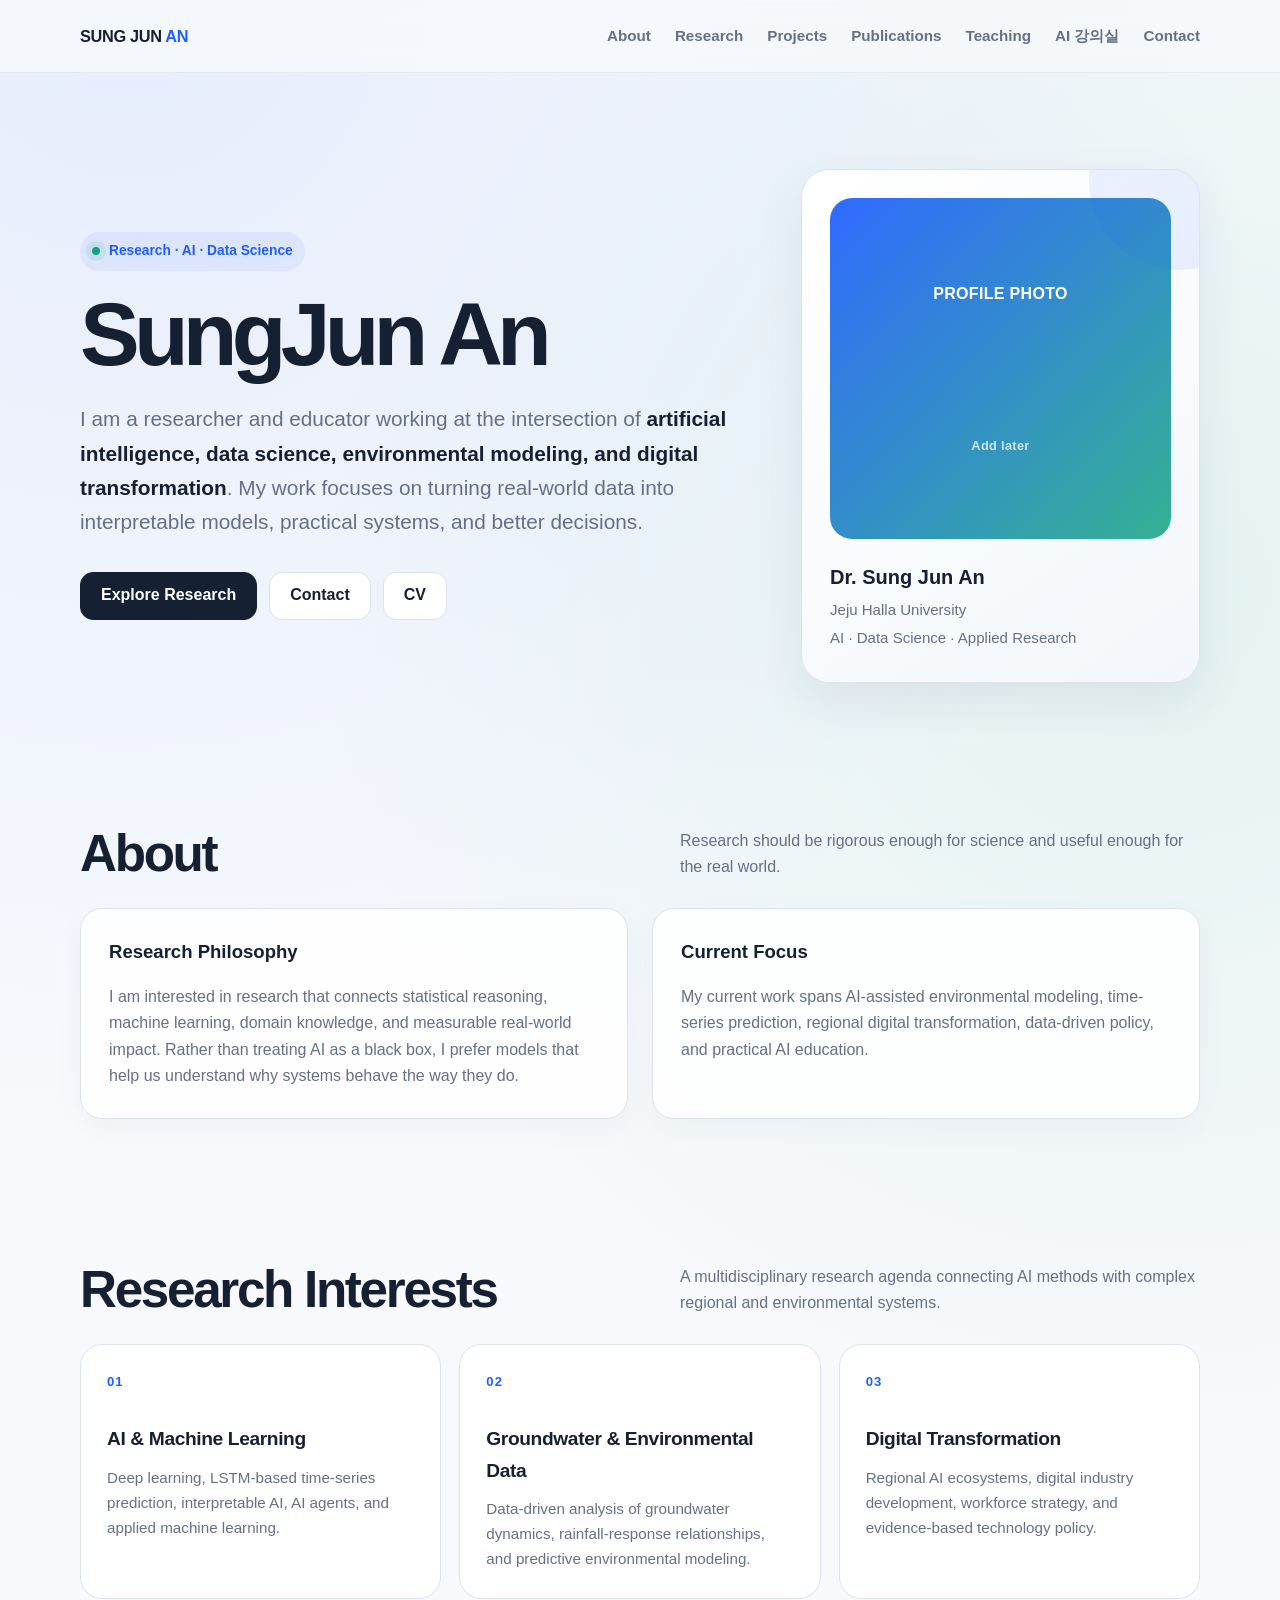
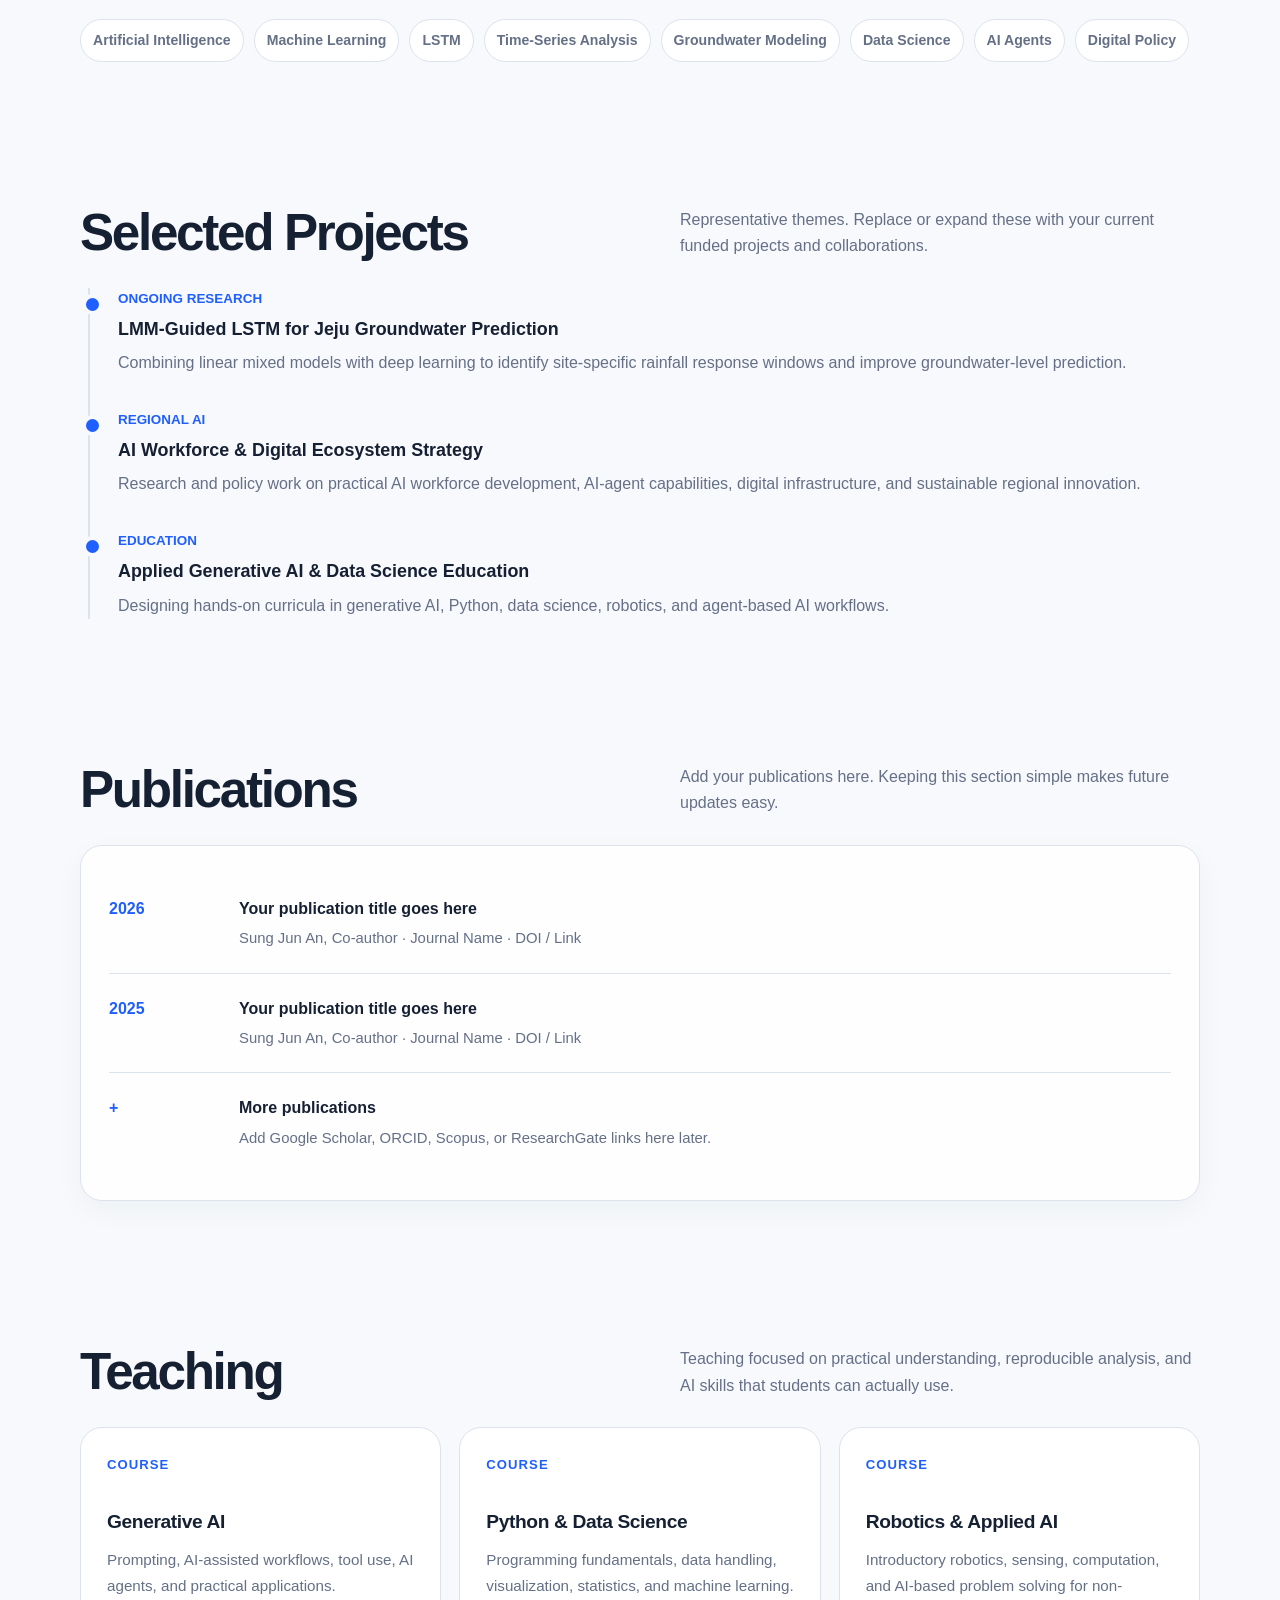
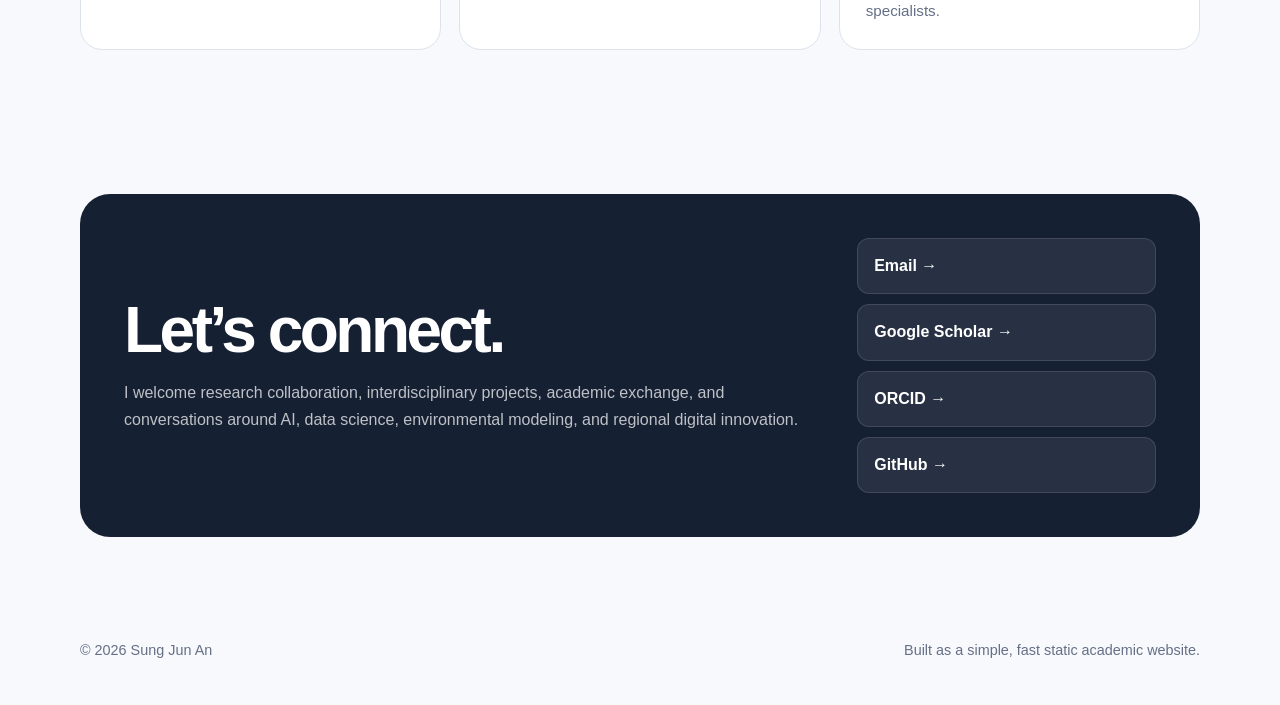
<file: index.html>
<!DOCTYPE html>
<html lang="en">
<head>
  <meta charset="UTF-8" />
  <meta name="viewport" content="width=device-width, initial-scale=1.0" />
  <meta name="description" content="Personal academic homepage of Dr. Sung Jun An — AI, data science, groundwater modeling, and digital transformation." />
  <title>Sung Jun An | Researcher</title>

  <style>
    :root {
      --bg: #f7f9fc;
      --surface: #ffffff;
      --surface-2: #eef3f8;
      --text: #162033;
      --muted: #657087;
      --line: #dce3ec;
      --accent: #1f5eff;
      --accent-2: #10a37f;
      --shadow: 0 18px 50px rgba(25, 44, 78, 0.08);
      --radius: 22px;
      --max: 1120px;
    }

    * {
      box-sizing: border-box;
      scroll-behavior: smooth;
    }

    body {
      margin: 0;
      font-family:
        Inter, Pretendard, "Noto Sans KR", -apple-system, BlinkMacSystemFont,
        "Segoe UI", Roboto, Helvetica, Arial, sans-serif;
      color: var(--text);
      background:
        radial-gradient(circle at 10% 0%, rgba(31, 94, 255, 0.08), transparent 28%),
        radial-gradient(circle at 90% 15%, rgba(16, 163, 127, 0.08), transparent 24%),
        var(--bg);
      line-height: 1.65;
    }

    a {
      color: inherit;
      text-decoration: none;
    }

    img {
      max-width: 100%;
      display: block;
    }

    .container {
      width: min(calc(100% - 36px), var(--max));
      margin: 0 auto;
    }

    .nav-wrap {
      position: sticky;
      top: 0;
      z-index: 50;
      backdrop-filter: blur(14px);
      background: rgba(247, 249, 252, 0.82);
      border-bottom: 1px solid rgba(220, 227, 236, 0.7);
    }

    nav {
      min-height: 72px;
      display: flex;
      align-items: center;
      justify-content: space-between;
      gap: 24px;
    }

    .brand {
      font-size: 1.02rem;
      font-weight: 800;
      letter-spacing: -0.02em;
    }

    .brand span {
      color: var(--accent);
    }

    .nav-links {
      display: flex;
      gap: 24px;
      align-items: center;
      font-size: 0.95rem;
      color: var(--muted);
      font-weight: 600;
    }

    .nav-links a:hover {
      color: var(--accent);
    }

    .hero {
      padding: 96px 0 72px;
    }

    .hero-grid {
      display: grid;
      grid-template-columns: 1.25fr 0.75fr;
      gap: 56px;
      align-items: center;
    }

    .eyebrow {
      display: inline-flex;
      align-items: center;
      gap: 9px;
      padding: 8px 12px;
      border-radius: 999px;
      background: rgba(31, 94, 255, 0.07);
      color: var(--accent);
      font-size: 0.86rem;
      font-weight: 800;
      margin-bottom: 20px;
    }

    .eyebrow::before {
      content: "";
      width: 8px;
      height: 8px;
      border-radius: 50%;
      background: var(--accent-2);
      box-shadow: 0 0 0 6px rgba(16, 163, 127, 0.1);
    }

    h1 {
      margin: 0;
      font-size: clamp(3rem, 7vw, 5.8rem);
      letter-spacing: -0.065em;
      line-height: 0.98;
      font-weight: 900;
    }

    .hero-sub {
      margin-top: 24px;
      max-width: 760px;
      font-size: clamp(1.05rem, 1.7vw, 1.3rem);
      color: var(--muted);
    }

    .hero-sub strong {
      color: var(--text);
    }

    .hero-actions {
      display: flex;
      gap: 12px;
      flex-wrap: wrap;
      margin-top: 32px;
    }

    .btn {
      display: inline-flex;
      align-items: center;
      justify-content: center;
      min-height: 48px;
      padding: 0 20px;
      border-radius: 13px;
      border: 1px solid var(--line);
      background: var(--surface);
      font-weight: 800;
      transition: 0.2s ease;
      cursor: pointer;
    }

    .btn:hover {
      transform: translateY(-2px);
      box-shadow: var(--shadow);
    }

    .btn.primary {
      background: var(--text);
      color: white;
      border-color: var(--text);
    }

    .profile-card {
      background: linear-gradient(145deg, #ffffff, #f3f7fb);
      border: 1px solid var(--line);
      border-radius: 28px;
      box-shadow: var(--shadow);
      padding: 28px;
      position: relative;
      overflow: hidden;
    }

    .profile-card::after {
      content: "";
      position: absolute;
      width: 180px;
      height: 180px;
      border-radius: 50%;
      background: rgba(31, 94, 255, 0.08);
      top: -80px;
      right: -70px;
    }

    .avatar-placeholder {
      width: 100%;
      aspect-ratio: 1 / 1;
      border-radius: 22px;
      background:
        linear-gradient(135deg, rgba(31, 94, 255, 0.92), rgba(16, 163, 127, 0.84));
      display: grid;
      place-items: center;
      color: white;
      text-align: center;
      padding: 24px;
      font-size: 1rem;
      font-weight: 800;
      letter-spacing: 0.02em;
    }

    .profile-meta {
      margin-top: 22px;
    }

    .profile-meta h2 {
      margin: 0 0 4px;
      font-size: 1.25rem;
    }

    .profile-meta p {
      margin: 3px 0;
      color: var(--muted);
      font-size: 0.94rem;
    }

    section {
      padding: 72px 0;
    }

    .section-head {
      display: flex;
      justify-content: space-between;
      gap: 24px;
      align-items: end;
      margin-bottom: 28px;
    }

    .section-head h2 {
      margin: 0;
      font-size: clamp(2rem, 4vw, 3.3rem);
      letter-spacing: -0.045em;
      line-height: 1.05;
    }

    .section-head p {
      margin: 0;
      max-width: 520px;
      color: var(--muted);
    }

    .about-grid {
      display: grid;
      grid-template-columns: 1fr 1fr;
      gap: 24px;
    }

    .card {
      background: rgba(255, 255, 255, 0.88);
      border: 1px solid var(--line);
      border-radius: var(--radius);
      padding: 28px;
      box-shadow: 0 10px 30px rgba(25, 44, 78, 0.04);
    }

    .card h3 {
      margin-top: 0;
      margin-bottom: 12px;
      font-size: 1.16rem;
    }

    .card p {
      color: var(--muted);
      margin-bottom: 0;
    }

    .research-grid {
      display: grid;
      grid-template-columns: repeat(3, 1fr);
      gap: 18px;
    }

    .research-card {
      padding: 26px;
      border-radius: var(--radius);
      border: 1px solid var(--line);
      background: var(--surface);
      transition: 0.2s ease;
    }

    .research-card:hover {
      transform: translateY(-4px);
      box-shadow: var(--shadow);
    }

    .num {
      color: var(--accent);
      font-weight: 900;
      font-size: 0.82rem;
      letter-spacing: 0.08em;
      margin-bottom: 30px;
    }

    .research-card h3 {
      margin: 0 0 10px;
      font-size: 1.2rem;
      letter-spacing: -0.02em;
    }

    .research-card p {
      margin: 0;
      color: var(--muted);
      font-size: 0.95rem;
    }

    .timeline {
      border-left: 2px solid var(--line);
      margin-left: 8px;
      padding-left: 28px;
    }

    .timeline-item {
      position: relative;
      padding-bottom: 32px;
    }

    .timeline-item:last-child {
      padding-bottom: 0;
    }

    .timeline-item::before {
      content: "";
      position: absolute;
      left: -36px;
      top: 6px;
      width: 13px;
      height: 13px;
      border-radius: 50%;
      background: var(--accent);
      border: 4px solid var(--bg);
    }

    .timeline-item .small {
      color: var(--accent);
      font-size: 0.84rem;
      font-weight: 800;
      margin-bottom: 5px;
    }

    .timeline-item h3 {
      margin: 0 0 6px;
      font-size: 1.12rem;
    }

    .timeline-item p {
      margin: 0;
      color: var(--muted);
    }

    .chips {
      display: flex;
      flex-wrap: wrap;
      gap: 10px;
      margin-top: 20px;
    }

    .chip {
      padding: 9px 12px;
      border-radius: 999px;
      border: 1px solid var(--line);
      background: var(--surface);
      color: var(--muted);
      font-size: 0.88rem;
      font-weight: 700;
    }

    .publication {
      display: grid;
      grid-template-columns: 110px 1fr;
      gap: 20px;
      padding: 22px 0;
      border-bottom: 1px solid var(--line);
    }

    .publication:last-child {
      border-bottom: 0;
    }

    .pub-year {
      color: var(--accent);
      font-weight: 900;
    }

    .pub-title {
      font-weight: 800;
      margin-bottom: 4px;
    }

    .pub-meta {
      color: var(--muted);
      font-size: 0.93rem;
    }

    .contact-box {
      background: var(--text);
      color: white;
      border-radius: 30px;
      padding: 44px;
      display: grid;
      grid-template-columns: 1.4fr 0.6fr;
      gap: 36px;
      align-items: center;
    }

    .contact-box h2 {
      margin: 0;
      font-size: clamp(2.3rem, 5vw, 4.5rem);
      letter-spacing: -0.055em;
      line-height: 1;
    }

    .contact-box p {
      margin: 18px 0 0;
      color: rgba(255,255,255,0.72);
      max-width: 680px;
    }

    .contact-links {
      display: grid;
      gap: 10px;
    }

    .contact-links a {
      padding: 14px 16px;
      border-radius: 12px;
      background: rgba(255,255,255,0.08);
      border: 1px solid rgba(255,255,255,0.12);
      font-weight: 700;
    }

    .contact-links a:hover {
      background: rgba(255,255,255,0.14);
    }

    footer {
      padding: 30px 0 42px;
      color: var(--muted);
      font-size: 0.9rem;
    }

    .footer-row {
      display: flex;
      justify-content: space-between;
      gap: 20px;
      flex-wrap: wrap;
    }

    @media (max-width: 900px) {
      .hero-grid,
      .about-grid,
      .contact-box {
        grid-template-columns: 1fr;
      }

      .profile-card {
        max-width: 520px;
      }

      .research-grid {
        grid-template-columns: 1fr;
      }

      .nav-links {
        display: none;
      }

      .section-head {
        display: block;
      }

      .section-head p {
        margin-top: 12px;
      }
    }

    @media (max-width: 600px) {
      .hero {
        padding-top: 64px;
      }

      .publication {
        grid-template-columns: 1fr;
        gap: 6px;
      }

      .contact-box {
        padding: 30px 24px;
      }

      .card,
      .research-card {
        padding: 22px;
      }
    }
  </style>
</head>

<body>
  <div class="nav-wrap">
    <div class="container">
      <nav>
        <a class="brand" href="#top">SUNG JUN <span>AN</span></a>

        <div class="nav-links">
          <a href="#about">About</a>
          <a href="#research">Research</a>
          <a href="#projects">Projects</a>
          <a href="#publications">Publications</a>
          <a href="#teaching">Teaching</a>
          <a href="./aileafs_leaf_01/">AI 강의실</a>
          <a href="#contact">Contact</a>
        </div>
      </nav>
    </div>
  </div>

  <main id="top">
    <header class="hero">
      <div class="container hero-grid">
        <div>
          <div class="eyebrow">Research · AI · Data Science</div>

          <h1>
            SungJun An
          </h1>

          <p class="hero-sub">
            I am a researcher and educator working at the intersection of
            <strong>artificial intelligence, data science, environmental modeling,
            and digital transformation</strong>.
            My work focuses on turning real-world data into interpretable models,
            practical systems, and better decisions.
          </p>

          <div class="hero-actions">
            <a class="btn primary" href="#research">Explore Research</a>
            <a class="btn" href="#contact">Contact</a>
            <!-- Later: replace # with your CV PDF path -->
            <a class="btn" href="#" onclick="alert('Add your CV PDF later, e.g. files/CV_SungJunAn.pdf'); return false;">CV</a>
          </div>
        </div>

        <aside class="profile-card">
          <!--
            PHOTO UPDATE GUIDE
            1. Put your photo in the same repository, e.g. images/profile.jpg
            2. Replace the div below with:
               <img src="images/profile.jpg" alt="Portrait of Sung Jun An"
                    style="width:100%; aspect-ratio:1/1; object-fit:cover; border-radius:22px;">
          -->
          <div class="avatar-placeholder">
            PROFILE PHOTO<br />
            <span style="font-size:.8rem; opacity:.75; margin-top:8px;">
              Add later
            </span>
          </div>

          <div class="profile-meta">
            <h2>Dr. Sung Jun An</h2>
            <p>Jeju Halla University</p>
            <p>AI · Data Science · Applied Research</p>
          </div>
        </aside>
      </div>
    </header>

    <section id="about">
      <div class="container">
        <div class="section-head">
          <h2>About</h2>
          <p>
            Research should be rigorous enough for science and useful enough
            for the real world.
          </p>
        </div>

        <div class="about-grid">
          <div class="card">
            <h3>Research Philosophy</h3>
            <p>
              I am interested in research that connects statistical reasoning,
              machine learning, domain knowledge, and measurable real-world impact.
              Rather than treating AI as a black box, I prefer models that help us
              understand why systems behave the way they do.
            </p>
          </div>

          <div class="card">
            <h3>Current Focus</h3>
            <p>
              My current work spans AI-assisted environmental modeling,
              time-series prediction, regional digital transformation,
              data-driven policy, and practical AI education.
            </p>
          </div>
        </div>
      </div>
    </section>

    <section id="research">
      <div class="container">
        <div class="section-head">
          <h2>Research Interests</h2>
          <p>
            A multidisciplinary research agenda connecting AI methods
            with complex regional and environmental systems.
          </p>
        </div>

        <div class="research-grid">
          <article class="research-card">
            <div class="num">01</div>
            <h3>AI & Machine Learning</h3>
            <p>
              Deep learning, LSTM-based time-series prediction,
              interpretable AI, AI agents, and applied machine learning.
            </p>
          </article>

          <article class="research-card">
            <div class="num">02</div>
            <h3>Groundwater & Environmental Data</h3>
            <p>
              Data-driven analysis of groundwater dynamics,
              rainfall-response relationships, and predictive environmental modeling.
            </p>
          </article>

          <article class="research-card">
            <div class="num">03</div>
            <h3>Digital Transformation</h3>
            <p>
              Regional AI ecosystems, digital industry development,
              workforce strategy, and evidence-based technology policy.
            </p>
          </article>
        </div>

        <div class="chips">
          <span class="chip">Artificial Intelligence</span>
          <span class="chip">Machine Learning</span>
          <span class="chip">LSTM</span>
          <span class="chip">Time-Series Analysis</span>
          <span class="chip">Groundwater Modeling</span>
          <span class="chip">Data Science</span>
          <span class="chip">AI Agents</span>
          <span class="chip">Digital Policy</span>
        </div>
      </div>
    </section>

    <section id="projects">
      <div class="container">
        <div class="section-head">
          <h2>Selected Projects</h2>
          <p>
            Representative themes. Replace or expand these with your current
            funded projects and collaborations.
          </p>
        </div>

        <div class="timeline">
          <div class="timeline-item">
            <div class="small">ONGOING RESEARCH</div>
            <h3>LMM-Guided LSTM for Jeju Groundwater Prediction</h3>
            <p>
              Combining linear mixed models with deep learning to identify
              site-specific rainfall response windows and improve groundwater-level prediction.
            </p>
          </div>

          <div class="timeline-item">
            <div class="small">REGIONAL AI</div>
            <h3>AI Workforce & Digital Ecosystem Strategy</h3>
            <p>
              Research and policy work on practical AI workforce development,
              AI-agent capabilities, digital infrastructure, and sustainable regional innovation.
            </p>
          </div>

          <div class="timeline-item">
            <div class="small">EDUCATION</div>
            <h3>Applied Generative AI & Data Science Education</h3>
            <p>
              Designing hands-on curricula in generative AI, Python,
              data science, robotics, and agent-based AI workflows.
            </p>
          </div>
        </div>
      </div>
    </section>

    <section id="publications">
      <div class="container">
        <div class="section-head">
          <h2>Publications</h2>
          <p>
            Add your publications here. Keeping this section simple makes
            future updates easy.
          </p>
        </div>

        <div class="card">
          <div class="publication">
            <div class="pub-year">2026</div>
            <div>
              <div class="pub-title">Your publication title goes here</div>
              <div class="pub-meta">
                Sung Jun An, Co-author · Journal Name · DOI / Link
              </div>
            </div>
          </div>

          <div class="publication">
            <div class="pub-year">2025</div>
            <div>
              <div class="pub-title">Your publication title goes here</div>
              <div class="pub-meta">
                Sung Jun An, Co-author · Journal Name · DOI / Link
              </div>
            </div>
          </div>

          <div class="publication">
            <div class="pub-year">+</div>
            <div>
              <div class="pub-title">More publications</div>
              <div class="pub-meta">
                Add Google Scholar, ORCID, Scopus, or ResearchGate links here later.
              </div>
            </div>
          </div>
        </div>
      </div>
    </section>

    <section id="teaching">
      <div class="container">
        <div class="section-head">
          <h2>Teaching</h2>
          <p>
            Teaching focused on practical understanding, reproducible analysis,
            and AI skills that students can actually use.
          </p>
        </div>

        <div class="research-grid">
          <article class="research-card">
            <div class="num">COURSE</div>
            <h3>Generative AI</h3>
            <p>
              Prompting, AI-assisted workflows, tool use, AI agents,
              and practical applications.
            </p>
          </article>

          <article class="research-card">
            <div class="num">COURSE</div>
            <h3>Python & Data Science</h3>
            <p>
              Programming fundamentals, data handling,
              visualization, statistics, and machine learning.
            </p>
          </article>

          <article class="research-card">
            <div class="num">COURSE</div>
            <h3>Robotics & Applied AI</h3>
            <p>
              Introductory robotics, sensing, computation,
              and AI-based problem solving for non-specialists.
            </p>
          </article>
        </div>
      </div>
    </section>

    <section id="contact">
      <div class="container">
        <div class="contact-box">
          <div>
            <h2>Let’s connect.</h2>
            <p>
              I welcome research collaboration, interdisciplinary projects,
              academic exchange, and conversations around AI, data science,
              environmental modeling, and regional digital innovation.
            </p>
          </div>

          <div class="contact-links">
            <!-- Replace the placeholders below -->
            <a href="mailto:your-email@example.com">Email →</a>
            <a href="#" onclick="alert('Add your Google Scholar URL here.'); return false;">Google Scholar →</a>
            <a href="#" onclick="alert('Add your ORCID URL here.'); return false;">ORCID →</a>
            <a href="#" onclick="alert('Add your GitHub URL here.'); return false;">GitHub →</a>
          </div>
        </div>
      </div>
    </section>
  </main>

  <footer>
    <div class="container footer-row">
      <div>© <span id="year"></span> Sung Jun An</div>
      <div>Built as a simple, fast static academic website.</div>
    </div>
  </footer>

  <script>
    document.getElementById("year").textContent = new Date().getFullYear();
  </script>
</body>
</html>
</file>
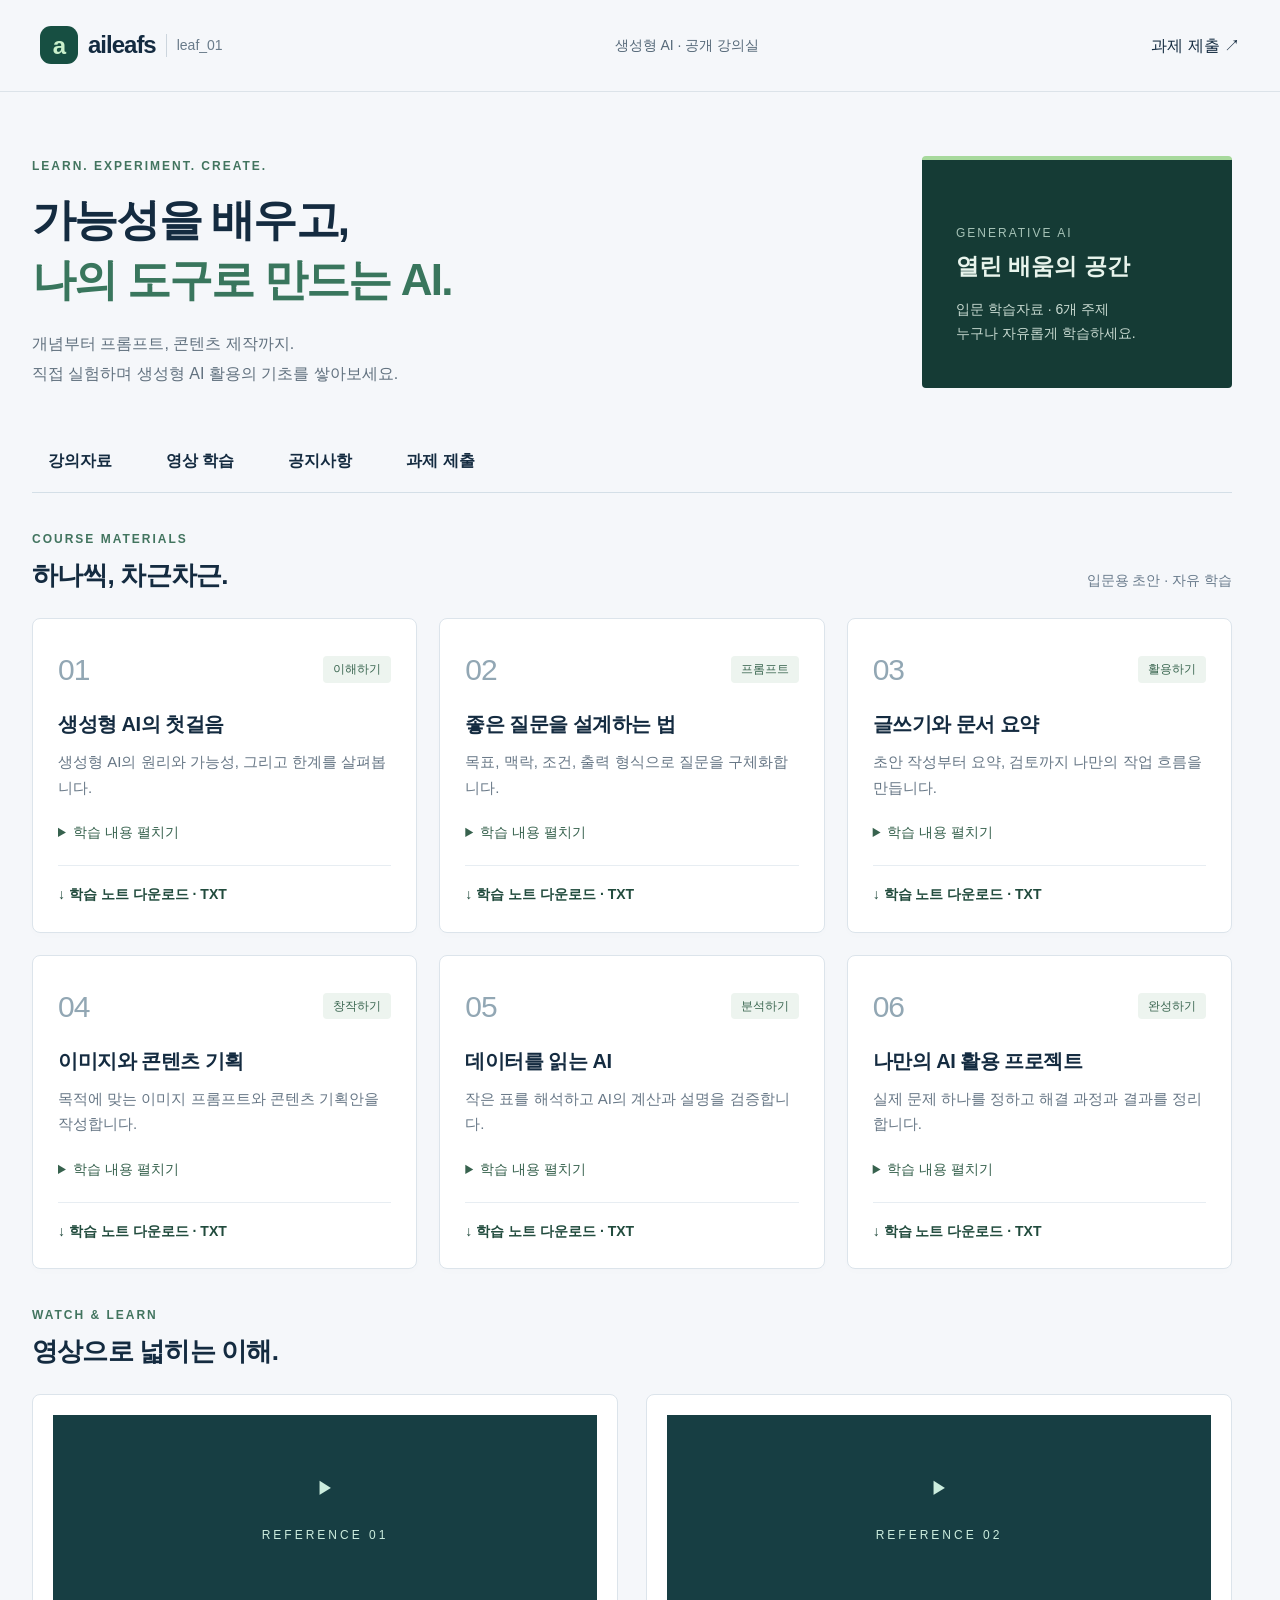
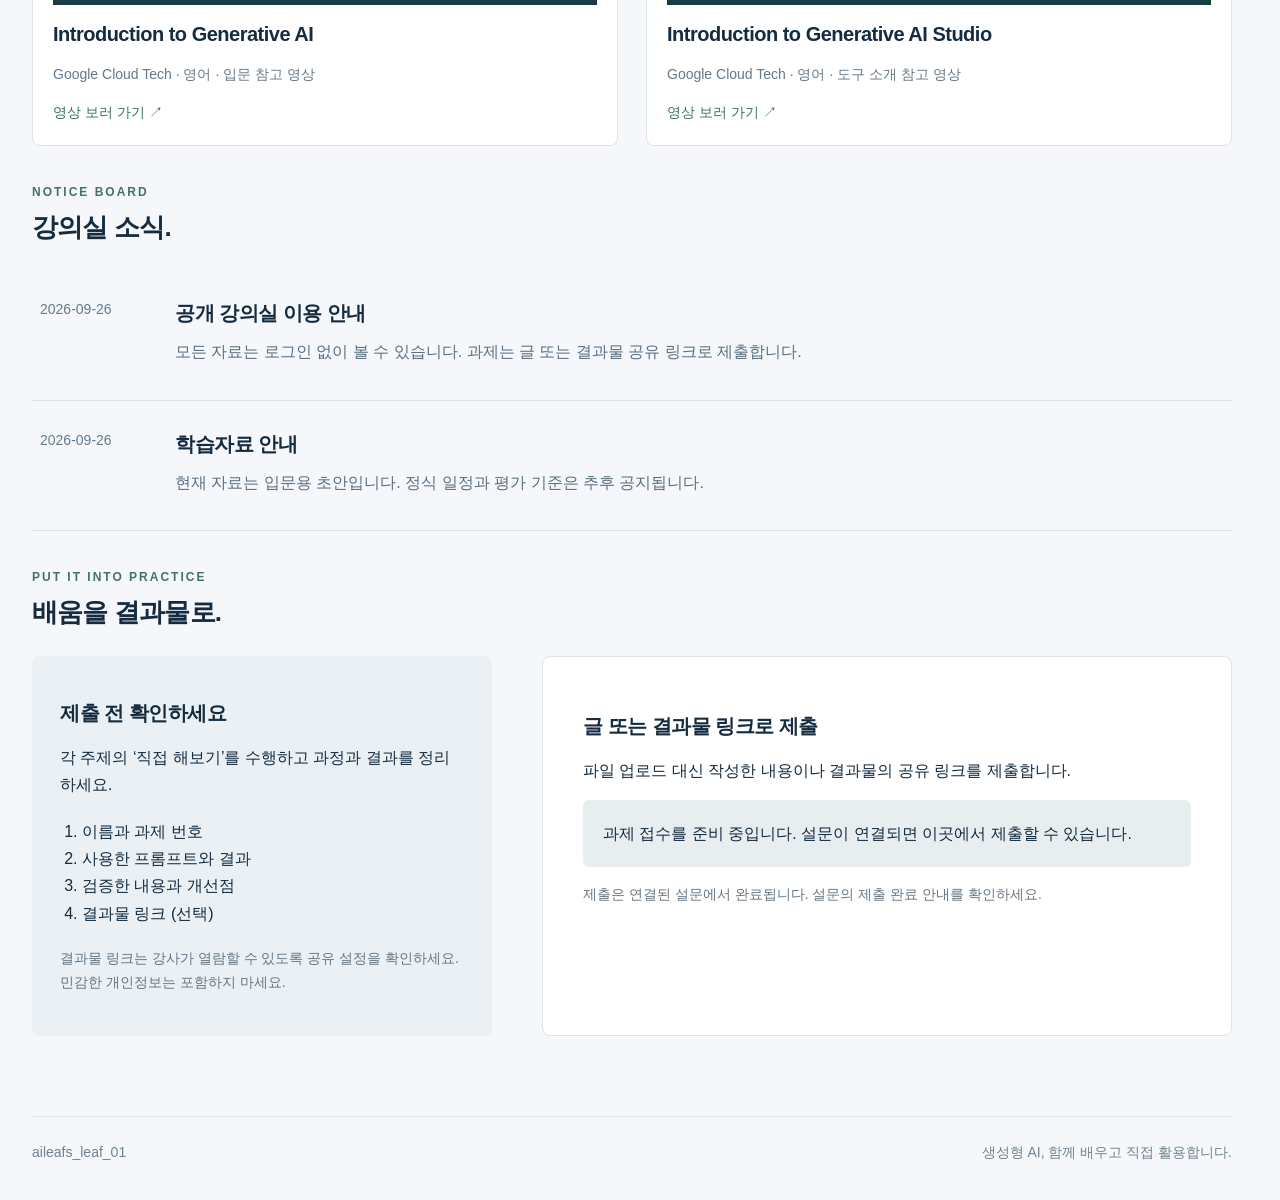
<file: aileafs_leaf_01/index.html>
<!doctype html><html lang="ko"><head><meta charset="utf-8"><meta name="viewport" content="width=device-width, initial-scale=1"><title>aileafs_leaf_01 | 생성형 AI 강의실</title><meta name="description" content="생성형 AI 강의자료, 영상, 공지와 실습 과제를 만나는 공개 강의실"><link rel="icon" href="./favicon.svg"><link rel="stylesheet" href="./style.css"><script defer src="./config.js"></script><script defer src="./content.js"></script><script defer src="./app.js"></script></head><body><header><a class="brand" href="./"><span class="mark">a</span>aileafs<span class="brand-sub">leaf_01</span></a><span class="header-label">생성형 AI · 공개 강의실</span><a href="#assign">과제 제출 ↗</a></header><main><section class="intro"><div><p class="eyebrow">LEARN. EXPERIMENT. CREATE.</p><h1>가능성을 배우고,<br><span>나의 도구로 만드는 AI.</span></h1><p class="intro-text">개념부터 프롬프트, 콘텐츠 제작까지.<br>직접 실험하며 생성형 AI 활용의 기초를 쌓아보세요.</p></div><div class="course-stamp"><span>GENERATIVE AI</span><strong>열린 배움의 공간</strong><p>입문 학습자료 · 6개 주제<br>누구나 자유롭게 학습하세요.</p></div></section><nav class="course-tabs" aria-label="강의실 메뉴"><a href="#learn">강의자료</a><a href="#videos">영상 학습</a><a href="#notices">공지사항</a><a href="#assign">과제 제출</a></nav><noscript><p>학습자료 목록을 보려면 자바스크립트를 켜주세요. <a href="./materials/lesson-1.txt">첫 번째 학습 노트 다운로드</a></p></noscript><section id="learn"><div class="section-head"><div><p class="eyebrow">COURSE MATERIALS</p><h2>하나씩, 차근차근.</h2></div><span>입문용 초안 · 자유 학습</span></div><div id="lessons" class="lessons"></div><div id="extras"></div></section><section id="videos"><div class="section-head"><div><p class="eyebrow">WATCH & LEARN</p><h2>영상으로 넓히는 이해.</h2></div></div><div class="video-grid" id="video-list"></div></section><section id="notices"><div class="section-head"><div><p class="eyebrow">NOTICE BOARD</p><h2>강의실 소식.</h2></div></div><div id="notice-list"></div></section><section id="assign"><div class="section-head"><div><p class="eyebrow">PUT IT INTO PRACTICE</p><h2>배움을 결과물로.</h2></div></div><div class="assignment-grid"><aside><h3>제출 전 확인하세요</h3><p>각 주제의 ‘직접 해보기’를 수행하고 과정과 결과를 정리하세요.</p><ol><li>이름과 과제 번호</li><li>사용한 프롬프트와 결과</li><li>검증한 내용과 개선점</li><li>결과물 링크 (선택)</li></ol><p class="small">결과물 링크는 강사가 열람할 수 있도록 공유 설정을 확인하세요. 민감한 개인정보는 포함하지 마세요.</p></aside><div class="login-card"><h3>글 또는 결과물 링크로 제출</h3><p>파일 업로드 대신 작성한 내용이나 결과물의 공유 링크를 제출합니다.</p><div id="submission-link"></div><p class="small">제출은 연결된 설문에서 완료됩니다. 설문의 제출 완료 안내를 확인하세요.</p></div></div></section></main><footer><span>aileafs_leaf_01</span><span>생성형 AI, 함께 배우고 직접 활용합니다.</span></footer></body></html>
</file>
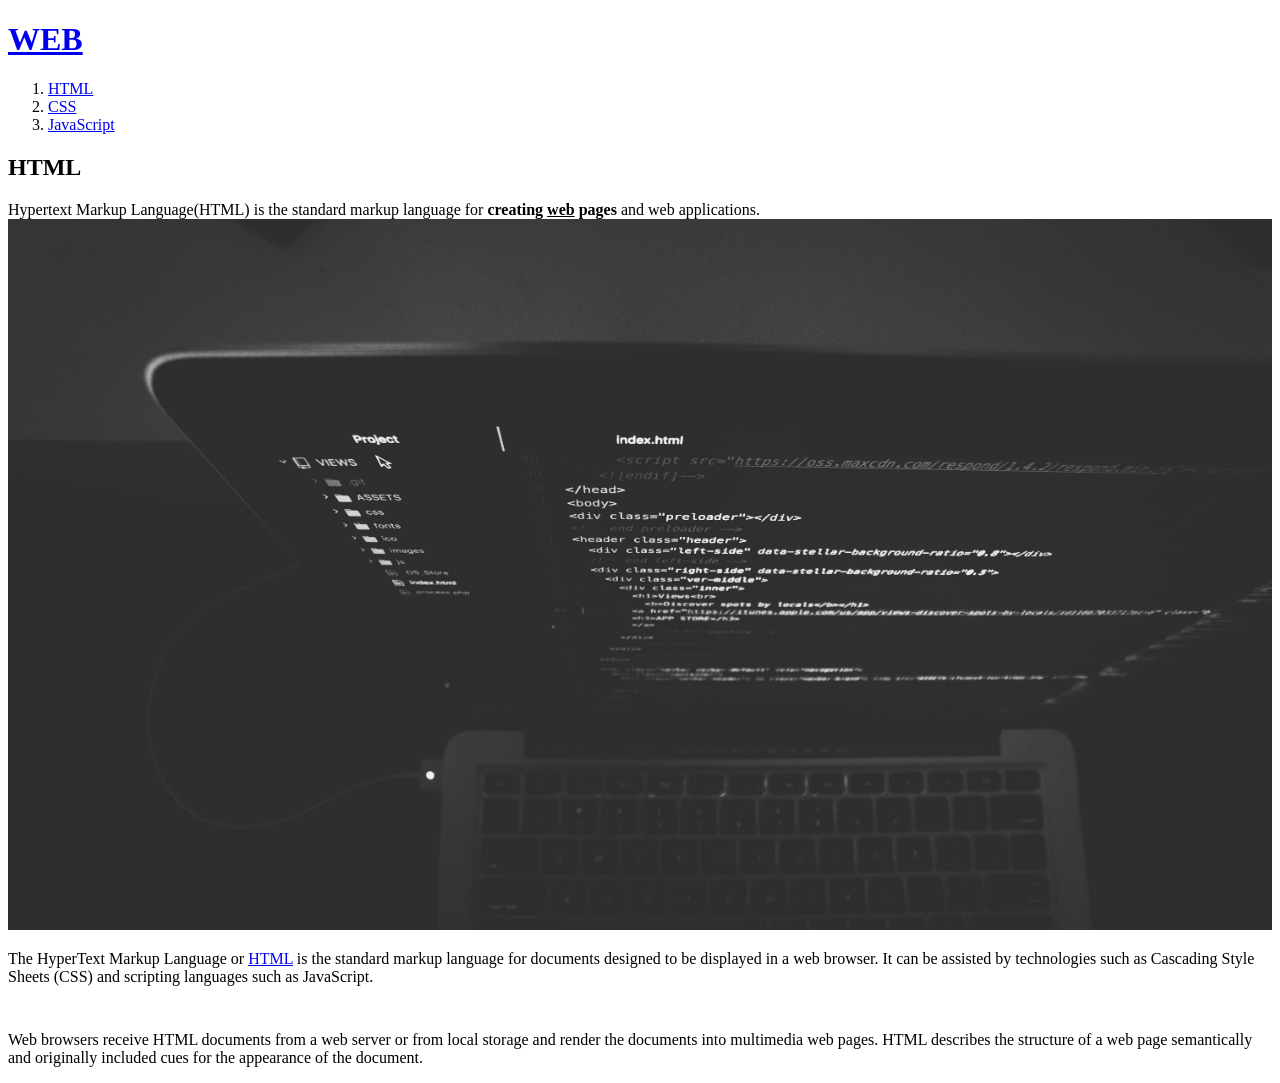
<file: 1.html>
<!doctype html>
<html>
<head>
    <title>WEB1 - html</title>
    <meta charset="utf-8">
</head>

<body>
    <h1><a href="index.html">WEB</a></h1>
    <ol>
        <li><a href="1.html">HTML</a></li>
        <li><a href="2.html">CSS</a></li>
        <li><a href="3.html">JavaScript</a></li>
    </ol>

    <h2>HTML</h2>

    Hypertext Markup Language(HTML) is the standard markup language for <strong>creating <u>web</u> pages</strong> and web applications.


    <img src="coding.jpg" width="100%">

    <p>The HyperText Markup Language or <a href="https://www.w3.org/TR/2011/WD-html5-20110405/" target="_blank" title="html5 specification">HTML</a> is the standard markup language
    for documents designed to be displayed in a web browser.
    It can be assisted by technologies such as Cascading Style Sheets (CSS)
    and scripting languages such as JavaScript.</p>



    <p style="margin-top:45px;">Web browsers receive HTML documents from a web server or from local storage
    and render the documents into multimedia web pages.
    HTML describes the structure of a web page semantically and originally included cues
    for the appearance of the document.</p>
</body>
</html>
</file>
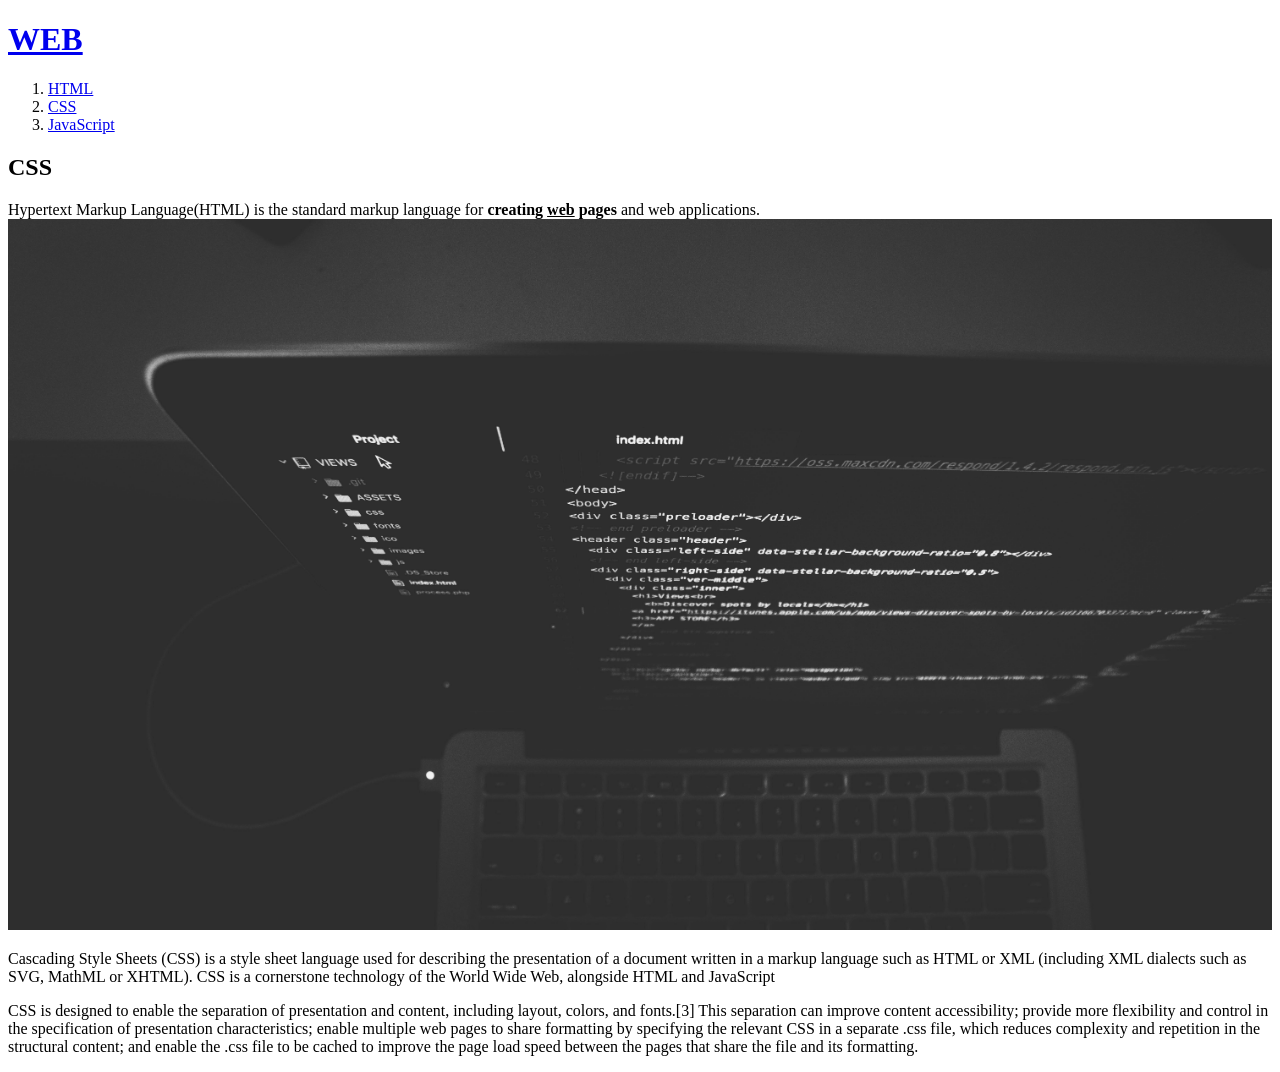
<file: 2.html>
<!doctype html>
<html>
<head>
    <title>WEB1 - CSS</title>
    <meta charset="utf-8">
</head>

<body>
    <h1><a href="index.html">WEB</a></h1>
    <ol>
        <li><a href="1.html">HTML</a></li>
        <li><a href="2.html">CSS</a></li>
        <li><a href="3.html">JavaScript</a></li>
    </ol>

    <h2>CSS</h2>

    Hypertext Markup Language(HTML) is the standard markup language for <strong>creating <u>web</u> pages</strong> and web applications.


    <img src="coding.jpg" width="100%">


    <p>Cascading Style Sheets (CSS) is a style sheet language used for describing the presentation of a document
    written in a markup language such as HTML or XML (including XML dialects such as SVG, MathML or XHTML).
    CSS is a cornerstone technology of the World Wide Web, alongside HTML and JavaScript</p>

    <p>CSS is designed to enable the separation of presentation and content, including layout, colors, and fonts.[3]
    This separation can improve content accessibility; provide more flexibility and control in the specification
    of presentation characteristics; enable multiple web pages to share formatting by specifying the relevant CSS
    in a separate .css file, which reduces complexity and repetition in the structural content;
    and enable the .css file to be cached to improve the page load speed between the pages that share the file and its formatting.</p>

</body>
</html>
</file>
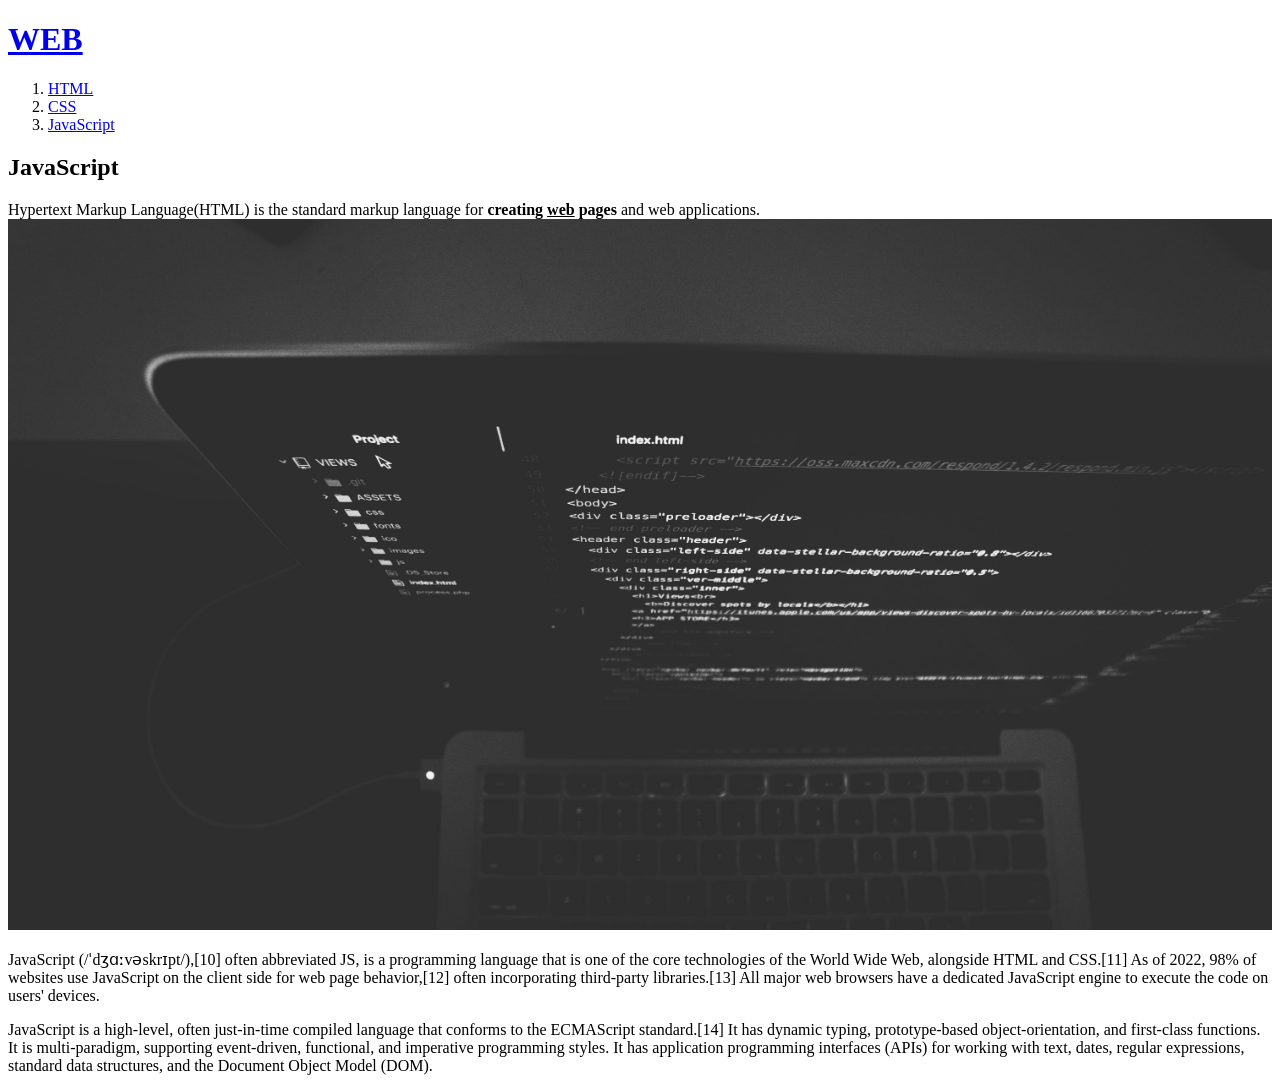
<file: 3.html>
<!doctype html>
<html>
<head>
    <title>WEB1 - JavaScript</title>
    <meta charset="utf-8">
</head>

<body>
    <h1><a href="index.html">WEB</a></h1>
    <ol>
        <li><a href="1.html">HTML</a></li>
        <li><a href="2.html">CSS</a></li>
        <li><a href="3.html">JavaScript</a></li>
    </ol>

    <h2>JavaScript</h2>

    Hypertext Markup Language(HTML) is the standard markup language for <strong>creating <u>web</u> pages</strong> and web applications.


    <img src="coding.jpg" width="100%">

    <p>JavaScript (/ˈdʒɑːvəskrɪpt/),[10] often abbreviated JS, is a programming language that is one of the core technologies of the World Wide Web,
    alongside HTML and CSS.[11] As of 2022, 98% of websites use JavaScript on the client side for web page behavior,[12] often incorporating third-party libraries.[13]
    All major web browsers have a dedicated JavaScript engine to execute the code on users' devices.</p>

    <p>JavaScript is a high-level, often just-in-time compiled language that conforms to the ECMAScript standard.[14] It has dynamic typing, prototype-based
    object-orientation, and first-class functions. It is multi-paradigm, supporting event-driven, functional, and imperative programming styles.
    It has application programming interfaces (APIs) for working with text, dates, regular expressions, standard data structures, and the Document Object Model (DOM).</p>

</body>
</html>
</file>
<file: aileafs_leaf_01/style.css>
*{box-sizing:border-box}html{scroll-behavior:smooth}a{color:inherit}button{font-family:inherit}:root,.dark{--background:#f5f7fa;--foreground:#142b40;--card:#fff;--card-foreground:#142b40;--primary:#174f42;--primary-foreground:#fff;--muted:#e9eef3;--muted-foreground:#576b7d;--border:#dae2e9;--ring:#174f42;--accent:#eaf5ee;--accent-foreground:#174f42;--popover:#fff;--popover-foreground:#142b40}
body{margin:0;background:#f5f7fa;color:#142b40;font-family:Arial,'Noto Sans KR',sans-serif;font-size:16px;line-height:1.7}a{text-decoration:none}button,a,input,summary{touch-action:manipulation}a:focus-visible,button:focus-visible,summary:focus-visible{outline:3px solid #3c8a72;outline-offset:4px}header{max-width:1280px;margin:auto;height:92px;display:flex;align-items:center;justify-content:space-between;padding:0 40px;border-bottom:1px solid #dce3e9}.brand{display:flex;align-items:center;gap:10px;font-weight:800;font-size:24px;letter-spacing:-1px}.mark{display:grid;place-items:center;background:#174f42;color:#caf0cb;width:38px;height:38px;border-radius:11px}.brand-sub{font-weight:400;font-size:14px;color:#697b8a;border-left:1px solid #ccd5dd;padding-left:10px;letter-spacing:0}.header-label,.admin-link{font-size:14px;color:#566979}.admin-link{display:flex;align-items:center;gap:5px}main{max-width:1200px;margin:auto;padding:42px 0 80px}.intro{display:flex;justify-content:space-between;gap:36px;padding:22px 0 45px}.eyebrow{font-size:12px;font-weight:800;letter-spacing:2px;color:#42745f;margin:0 0 14px}h1{font-size:44px;line-height:1.35;letter-spacing:-1.8px;font-weight:750;margin:0 0 20px}h1 span{color:#39765d}.intro-text{color:#61717f;line-height:1.85;margin:0}.course-stamp{background:#153b35;color:#e8f4ec;padding:30px 34px;border-radius:4px;min-width:310px;display:flex;flex-direction:column;justify-content:center;align-items:flex-start;border-top:4px solid #a7d99c}.course-stamp>span{font-size:12px;letter-spacing:2px;margin-top:20px;color:#a6c3b7}.course-stamp strong{font-size:23px;margin:4px 0 12px}.course-stamp p{font-size:14px;color:#c7d9d0;margin:0}.course-tabs{width:100%!important;height:60px!important;justify-content:flex-start!important;border-bottom:1px solid #d4dfe7;border-radius:0!important;gap:22px!important;padding:0!important}.course-tabs button{flex:none;font-size:16px;padding:16px 18px;height:58px;border-radius:0}.course-tabs button[data-state=active]{color:#174f42;background:transparent}.section-head{display:flex;justify-content:space-between;align-items:end;margin:36px 0 25px;gap:20px}.section-head .eyebrow{margin-bottom:7px}.section-head>span{font-size:14px;color:#687a8b}h2{font-size:26px;letter-spacing:-.8px;line-height:1.4;margin:0;font-weight:700}h3{font-size:20px;line-height:1.5;font-weight:700;margin:14px 0 10px;letter-spacing:-.5px}.lessons{display:grid;grid-template-columns:repeat(3,1fr);gap:22px}.lesson{padding:25px;background:#fff;border:1px solid #dce4eb;border-radius:8px;display:flex;flex-direction:column;box-shadow:0 3px 8px #12283f03}.lesson-top{display:flex;justify-content:space-between;align-items:center}.number{font-size:30px;font-weight:400;letter-spacing:-1px;color:#92a7b4}.tag{background:#edf4ef;color:#3a6650;padding:3px 10px;border-radius:4px;font-size:12px}.lesson>p{color:#677786;font-size:15px;min-height:52px;margin:0 0 20px}.lesson details{font-size:14px;margin-bottom:20px}summary{cursor:pointer;color:#37624e}details ul{padding-left:18px;margin:16px 0}details li{margin:8px 0}.exercise{padding:14px;background:#f3f7fa;border-radius:4px}.exercise p{margin:4px 0}.download{display:flex;align-items:center;gap:8px;border-top:1px solid #e7edf2;padding-top:17px;font-size:14px;font-weight:600;margin-top:auto;color:#214b3d}.download span{margin-left:auto;color:#7b8c99;font-size:12px}.video-grid{display:grid;grid-template-columns:repeat(2,1fr);gap:28px}.video{background:white;padding:20px;border:1px solid #dce4eb;border-radius:8px}.video-cover{background:#173e43;color:#ccedde;height:190px;display:flex;flex-direction:column;align-items:center;justify-content:center;gap:22px}.video-cover span{font-size:12px;letter-spacing:3px}.video p{color:#657888;font-size:14px}.video-action{display:flex;gap:7px;align-items:center;color:#39765d;font-size:14px}.notice-row{display:flex;gap:40px;padding:28px 8px;border-bottom:1px solid #dae3e8}.notice-row>span{font-size:14px;color:#637b8a;min-width:95px}.notice-row h3{margin:0 0 10px}.notice-row p{margin:6px 0;color:#586f80;overflow-wrap:anywhere}.assignment-grid{display:grid;grid-template-columns:1fr 1.5fr;gap:50px}.assignment-grid aside{background:#eaf0f3;padding:28px;align-self:start;border-radius:8px}.assignment-grid ol{padding-left:22px;margin:20px 0}.small{font-size:14px;color:#657684}.login-card{background:#fff;border:1px solid #dce4eb;border-radius:8px;padding:40px}.primary{background:#174f42;color:white;padding:12px 20px;border:0;border-radius:5px;display:inline-flex;gap:14px;align-items:center;cursor:pointer;font-size:16px}.primary:disabled{opacity:.5;cursor:wait}form{background:#fff;padding:28px;border:1px solid #dce4eb;border-radius:8px}label{display:block;font-size:14px;font-weight:600;margin-bottom:18px}input,textarea{width:100%;display:block;background:#fbfcfd;border:1px solid #cdd9e1;border-radius:4px;padding:10px;margin-top:7px;font:inherit;font-size:16px}input[type=file]{font-size:14px}.extra{margin-top:40px}.resource{display:flex;gap:20px;padding:22px;border-bottom:1px solid #dce4eb}.admin-grid{display:grid;grid-template-columns:repeat(3,1fr);gap:20px}.admin-grid h2{font-size:21px;margin-bottom:20px}footer{max-width:1200px;margin:auto;padding:24px 0 35px;border-top:1px solid #dce4eb;display:flex;justify-content:space-between;font-size:14px;color:#708391}.notice{padding:16px;background:#fff4d9}
@media(max-width:1280px){main,footer{margin-left:32px;margin-right:32px}}@media(max-width:900px){.lessons{grid-template-columns:repeat(2,1fr)}.course-stamp{min-width:250px}.intro h1{font-size:34px}.admin-grid{grid-template-columns:1fr}.header-label{display:none}}@media(max-width:640px){header{padding:0 20px;height:76px}.brand{font-size:21px}.brand-sub{display:none}main{margin:0;padding:26px 20px 50px}.intro{display:block;padding:10px 0 25px}.intro h1{font-size:32px}.course-stamp{margin-top:25px;padding:22px}.course-stamp svg,.course-stamp>span{display:none}.course-stamp strong{font-size:20px}.course-tabs{gap:0!important;justify-content:space-between!important}.course-tabs button{font-size:14px;padding:14px 8px}.section-head{align-items:start;flex-direction:column;gap:10px}.lessons,.video-grid,.assignment-grid{grid-template-columns:1fr}.lesson>p{min-height:0}.notice-row{gap:12px;flex-direction:column}.assignment-grid{gap:20px}footer{margin:0 20px;flex-direction:column;gap:8px}h2{font-size:24px}}

nav.course-tabs{display:flex}.course-tabs a{padding:14px 16px;font-weight:bold}.course-tabs a:hover{color:#39765d}section[id]{scroll-margin-top:20px}.course-tabs{overflow-x:auto} .disabled{background:#e8edf0;padding:20px;border-radius:6px}.resource{overflow-wrap:anywhere}
</file>
